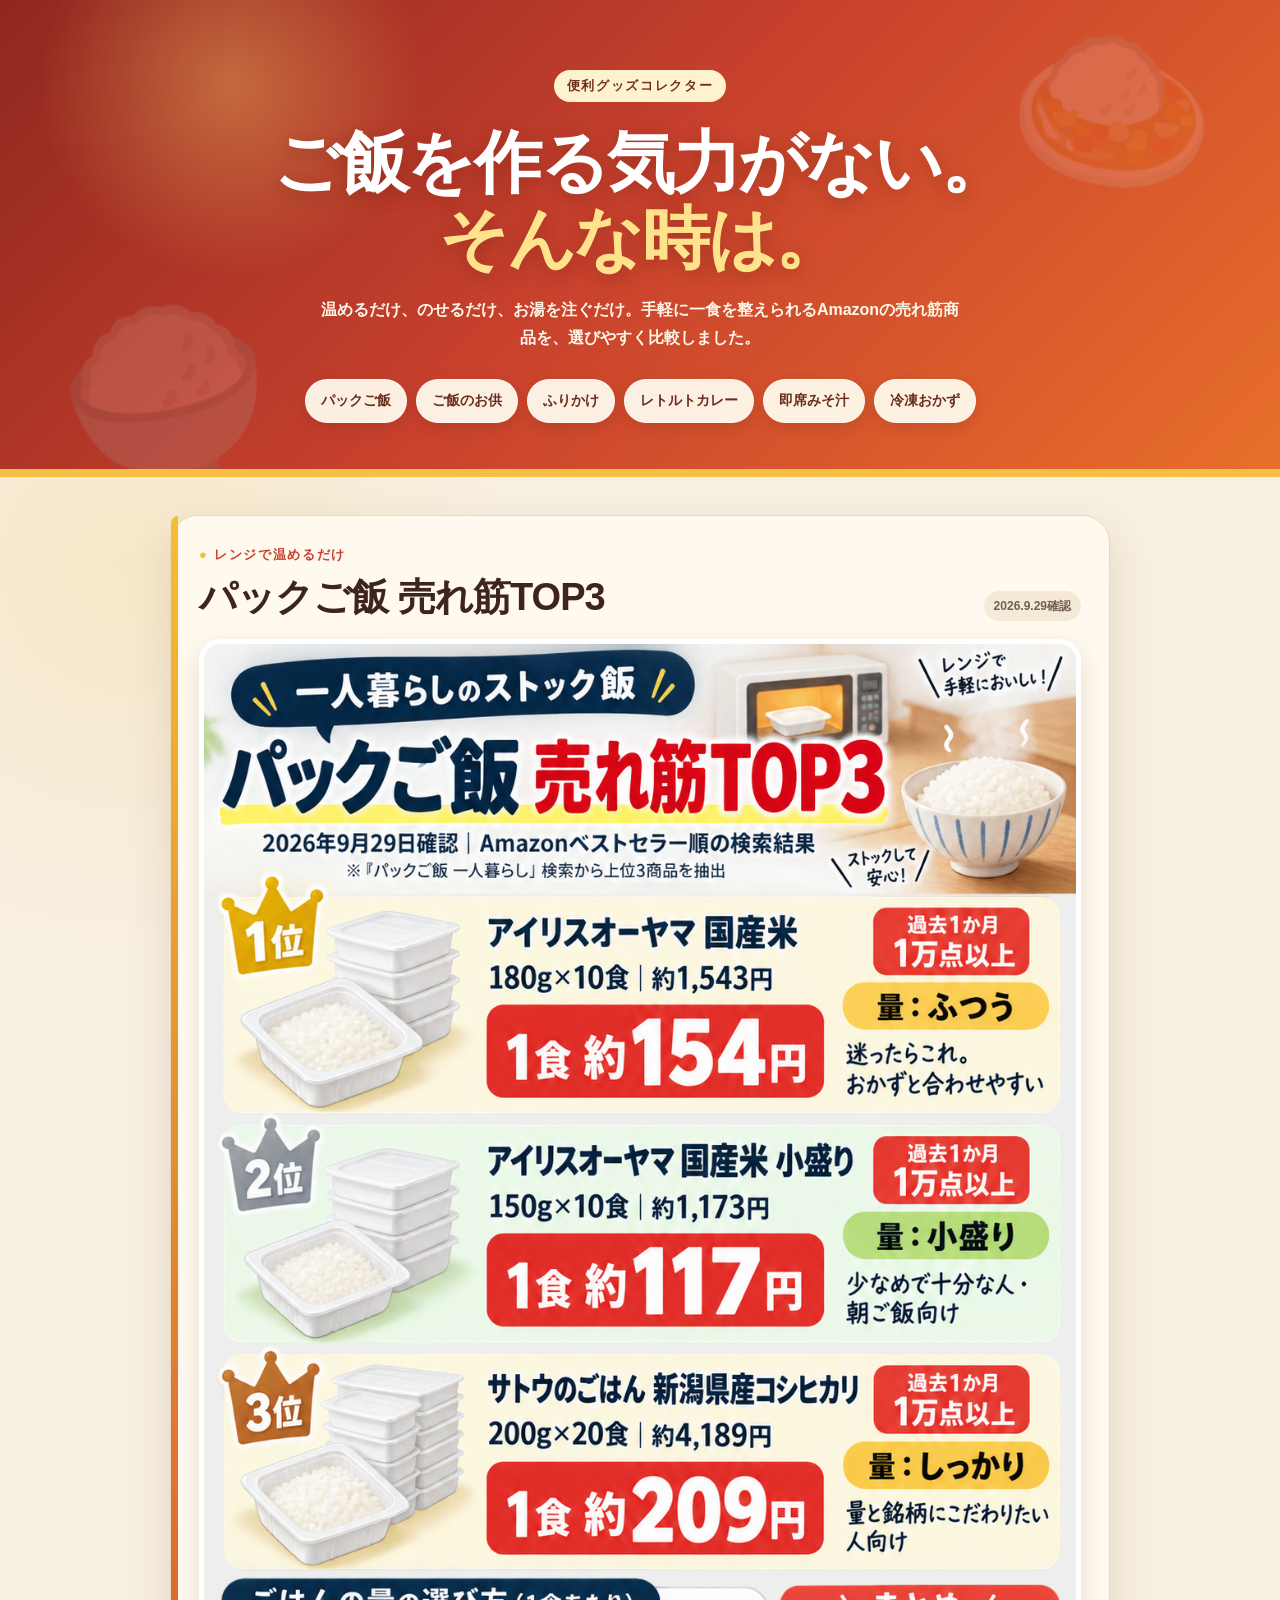
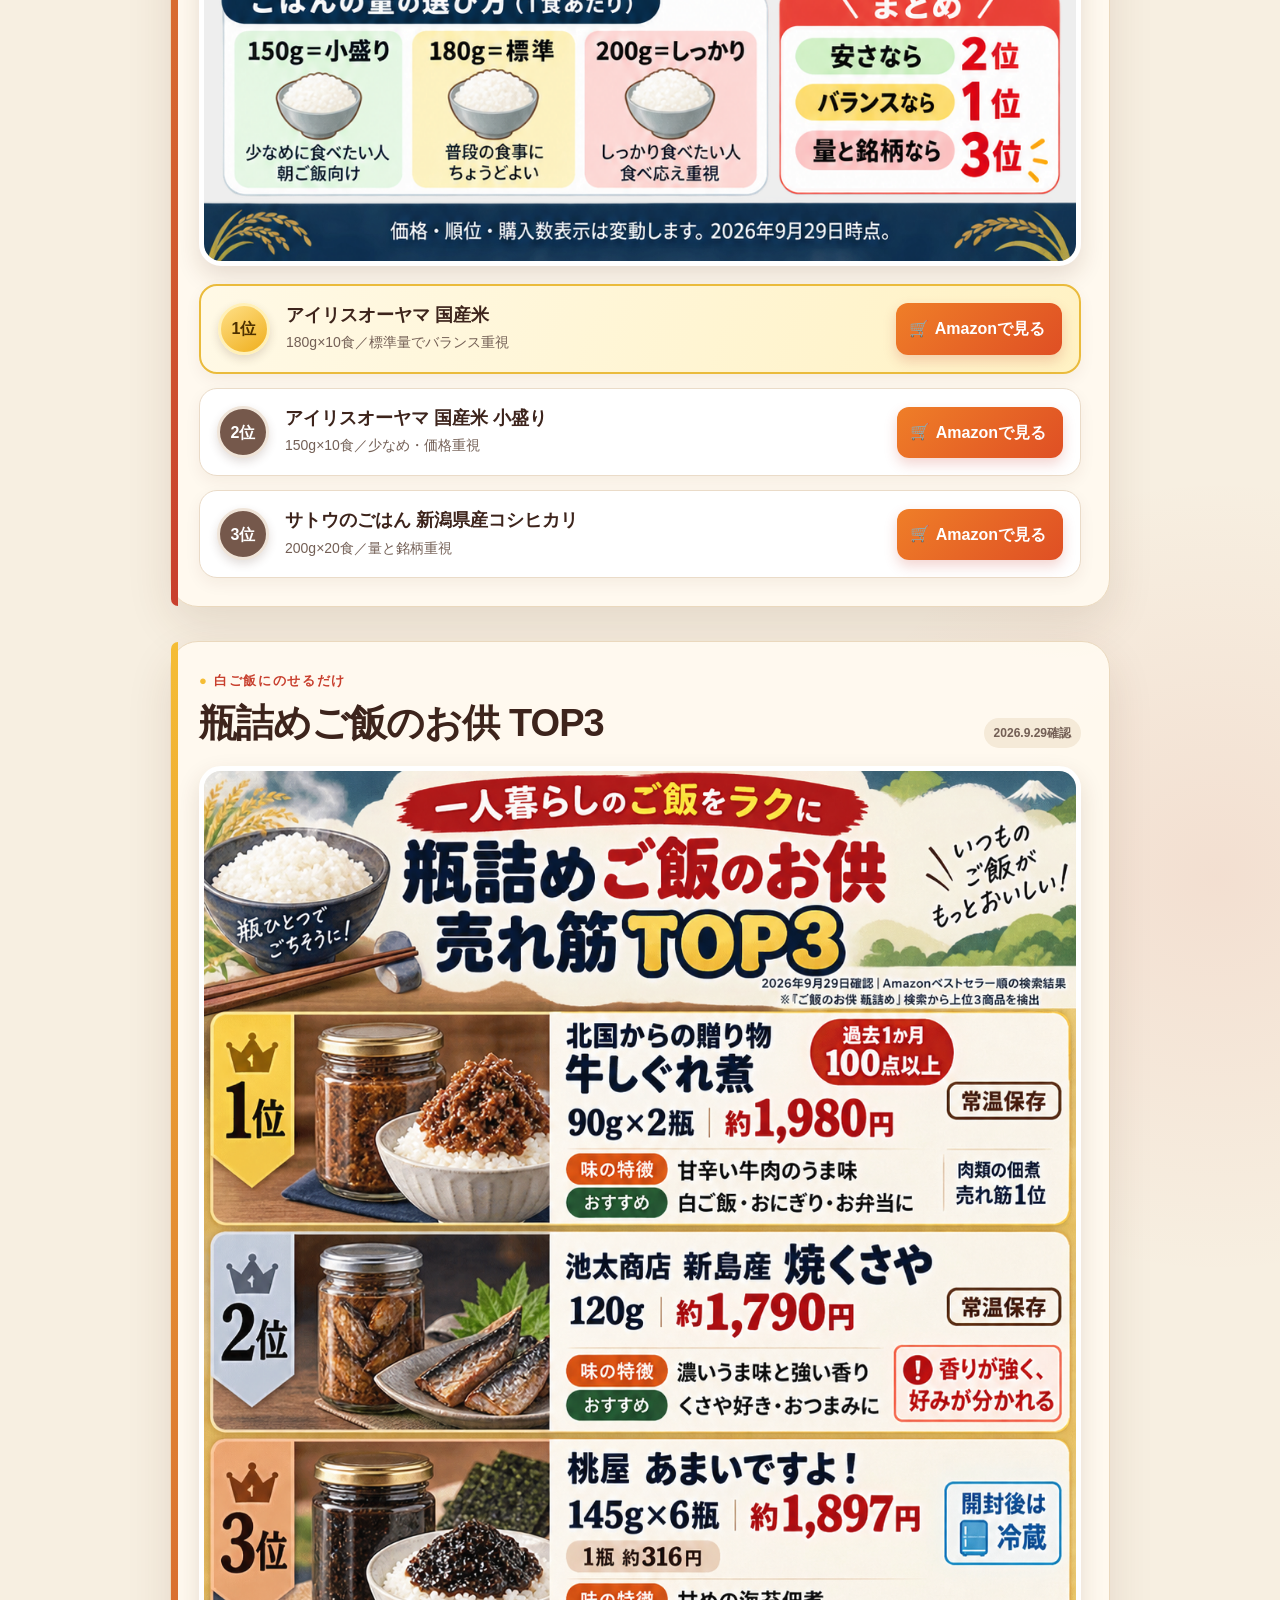
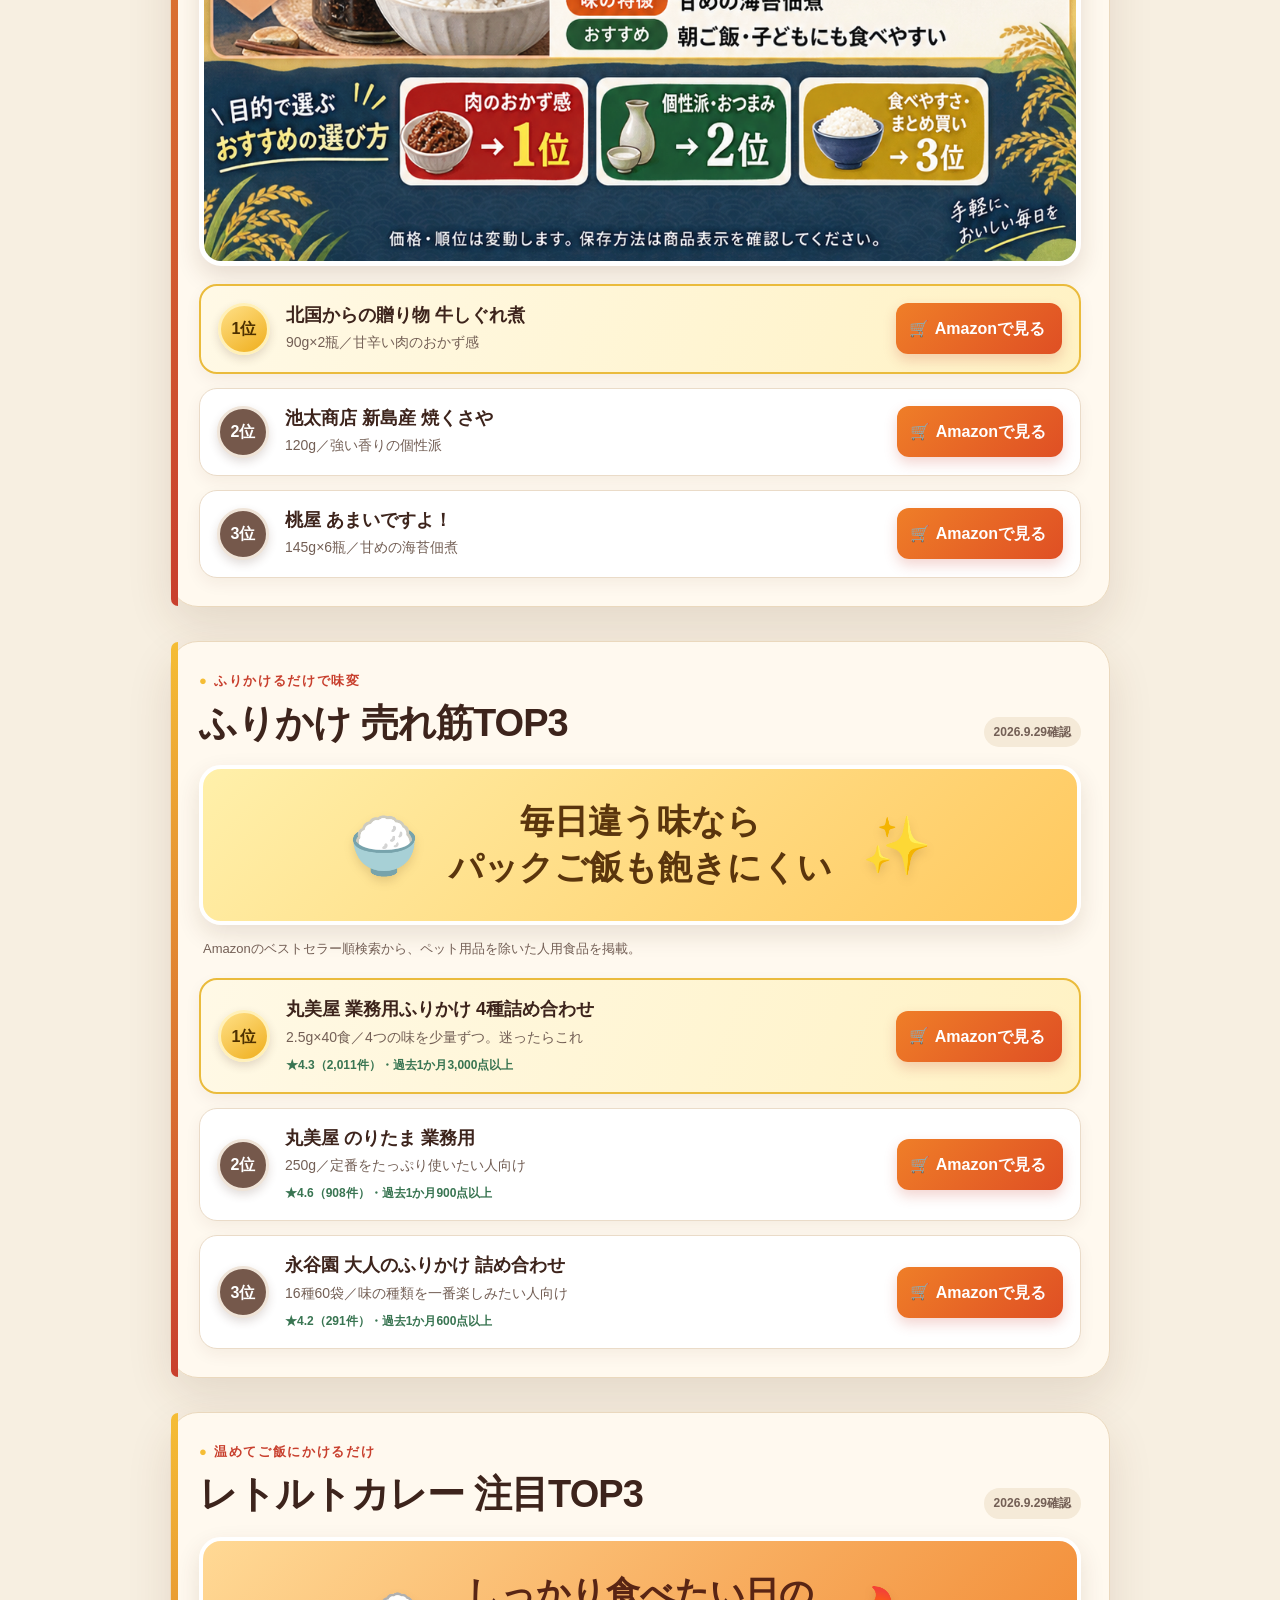
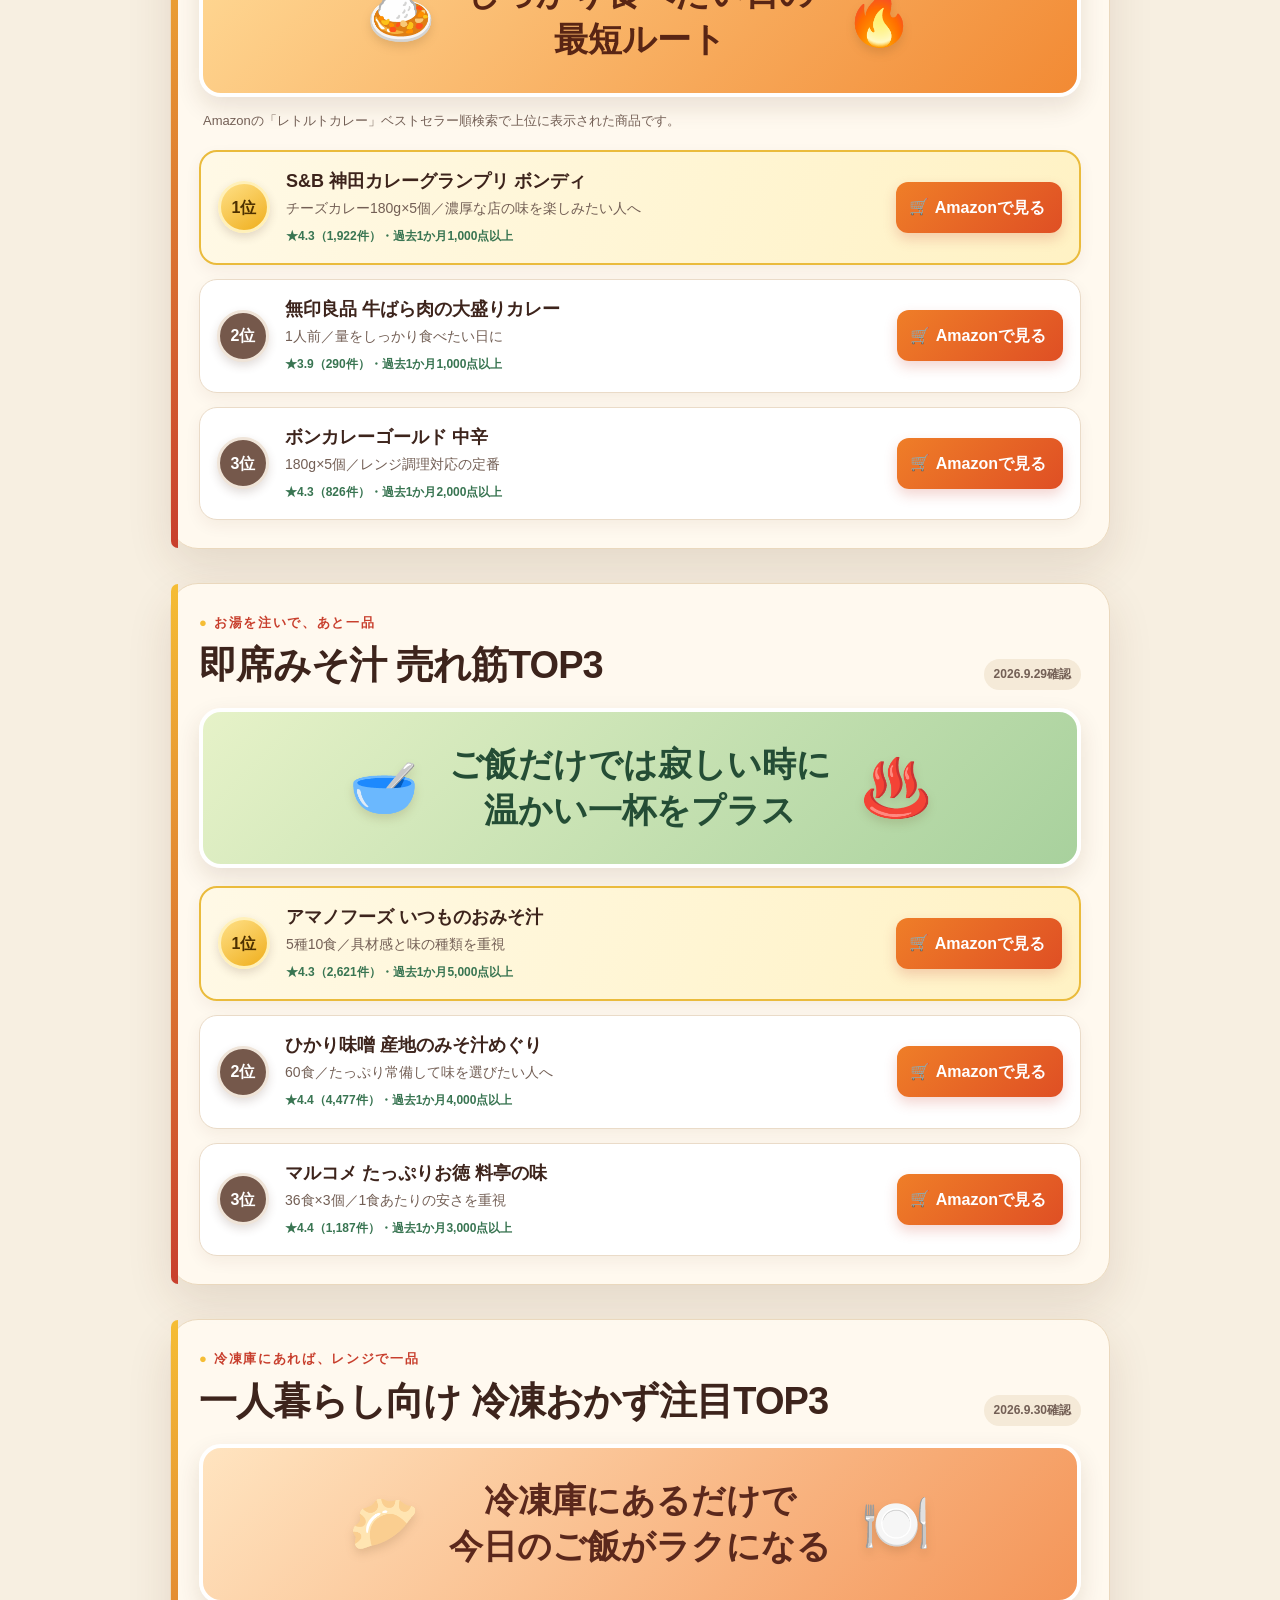
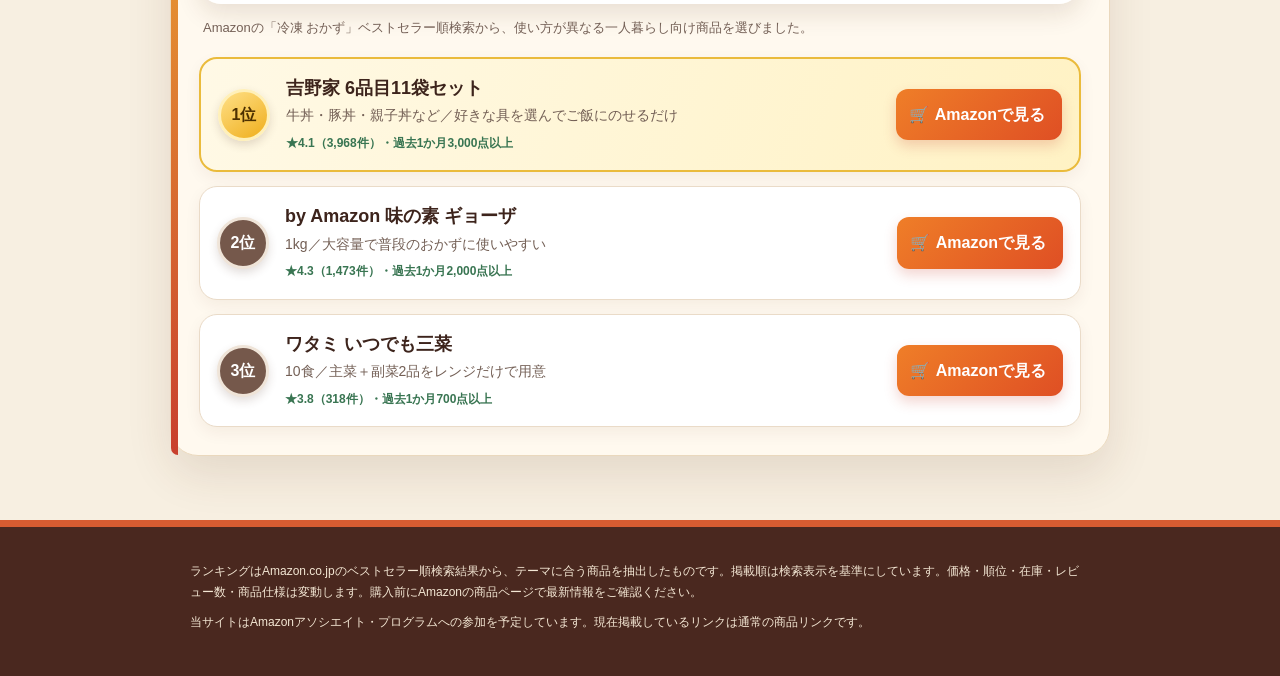
<file: index.html>
<!doctype html>
<html lang="ja">
<head>
  <meta charset="utf-8">
  <meta name="viewport" content="width=device-width,initial-scale=1">
  <meta name="description" content="ご飯を作る気力がない時に役立つAmazon食品ランキング。パックご飯、ふりかけ、レトルトカレー、即席みそ汁などを分かりやすく比較します。">
  <title>ひとり暮らし便利ランキング</title>
  <link rel="stylesheet" href="styles.css">
</head>
<body>
  <header class="hero">
    <p class="eyebrow">便利グッズコレクター</p>
    <h1>ご飯を作る気力がない。<br><span>そんな時は。</span></h1>
    <p class="lead">温めるだけ、のせるだけ、お湯を注ぐだけ。手軽に一食を整えられるAmazonの売れ筋商品を、選びやすく比較しました。</p>
    <nav aria-label="カテゴリー">
      <a href="#pack-rice">パックご飯</a>
      <a href="#rice-toppings">ご飯のお供</a>
      <a href="#furikake">ふりかけ</a>
      <a href="#retort-curry">レトルトカレー</a>
      <a href="#miso-soup">即席みそ汁</a>
      <a href="#frozen-sides">冷凍おかず</a>
    </nav>
  </header>

  <main>
    <section id="pack-rice" class="ranking">
      <div class="section-heading">
        <div>
          <p class="kicker">レンジで温めるだけ</p>
          <h2>パックご飯 売れ筋TOP3</h2>
        </div>
        <span class="updated">2026.9.29確認</span>
      </div>
      <img class="summary-image" src="pack-rice-top3.png" alt="パックご飯の売れ筋上位3商品の比較。150g、180g、200gの違いを掲載。">
      <div class="cards">
        <article class="product first">
          <span class="rank">1位</span>
          <div><h3>アイリスオーヤマ 国産米</h3><p>180g×10食／標準量でバランス重視</p></div>
          <a class="amazon" href="https://www.amazon.co.jp/dp/B075LF874V" target="_blank" rel="nofollow sponsored noopener">Amazonで見る</a>
        </article>
        <article class="product">
          <span class="rank">2位</span>
          <div><h3>アイリスオーヤマ 国産米 小盛り</h3><p>150g×10食／少なめ・価格重視</p></div>
          <a class="amazon" href="https://www.amazon.co.jp/dp/B075LHM44R" target="_blank" rel="nofollow sponsored noopener">Amazonで見る</a>
        </article>
        <article class="product">
          <span class="rank">3位</span>
          <div><h3>サトウのごはん 新潟県産コシヒカリ</h3><p>200g×20食／量と銘柄重視</p></div>
          <a class="amazon" href="https://www.amazon.co.jp/dp/B000KJFUB0" target="_blank" rel="nofollow sponsored noopener">Amazonで見る</a>
        </article>
      </div>
    </section>

    <section id="rice-toppings" class="ranking">
      <div class="section-heading">
        <div>
          <p class="kicker">白ご飯にのせるだけ</p>
          <h2>瓶詰めご飯のお供 TOP3</h2>
        </div>
        <span class="updated">2026.9.29確認</span>
      </div>
      <img class="summary-image" src="bottled-rice-toppings-top3.png" alt="瓶詰めご飯のお供の売れ筋上位3商品の比較。">
      <div class="cards">
        <article class="product first">
          <span class="rank">1位</span>
          <div><h3>北国からの贈り物 牛しぐれ煮</h3><p>90g×2瓶／甘辛い肉のおかず感</p></div>
          <a class="amazon" href="https://www.amazon.co.jp/dp/B07CSFWCK7" target="_blank" rel="nofollow sponsored noopener">Amazonで見る</a>
        </article>
        <article class="product">
          <span class="rank">2位</span>
          <div><h3>池太商店 新島産 焼くさや</h3><p>120g／強い香りの個性派</p></div>
          <a class="amazon" href="https://www.amazon.co.jp/dp/B0FLBNQ1R5" target="_blank" rel="nofollow sponsored noopener">Amazonで見る</a>
        </article>
        <article class="product">
          <span class="rank">3位</span>
          <div><h3>桃屋 あまいですよ！</h3><p>145g×6瓶／甘めの海苔佃煮</p></div>
          <a class="amazon" href="https://www.amazon.co.jp/dp/B0CMQ3VSFT" target="_blank" rel="nofollow sponsored noopener">Amazonで見る</a>
        </article>
      </div>
    </section>

    <section id="furikake" class="ranking">
      <div class="section-heading">
        <div>
          <p class="kicker">ふりかけるだけで味変</p>
          <h2>ふりかけ 売れ筋TOP3</h2>
        </div>
        <span class="updated">2026.9.29確認</span>
      </div>
      <div class="category-banner" aria-hidden="true"><span>🍚</span><strong>毎日違う味なら<br>パックご飯も飽きにくい</strong><span>✨</span></div>
      <p class="category-note">Amazonのベストセラー順検索から、ペット用品を除いた人用食品を掲載。</p>
      <div class="cards">
        <article class="product first">
          <span class="rank">1位</span>
          <div><h3>丸美屋 業務用ふりかけ 4種詰め合わせ</h3><p>2.5g×40食／4つの味を少量ずつ。迷ったらこれ</p><p class="stats">★4.3（2,011件）・過去1か月3,000点以上</p></div>
          <a class="amazon" href="https://www.amazon.co.jp/dp/B008EGJH2O" target="_blank" rel="nofollow sponsored noopener">Amazonで見る</a>
        </article>
        <article class="product">
          <span class="rank">2位</span>
          <div><h3>丸美屋 のりたま 業務用</h3><p>250g／定番をたっぷり使いたい人向け</p><p class="stats">★4.6（908件）・過去1か月900点以上</p></div>
          <a class="amazon" href="https://www.amazon.co.jp/dp/B005K5DWZ0" target="_blank" rel="nofollow sponsored noopener">Amazonで見る</a>
        </article>
        <article class="product">
          <span class="rank">3位</span>
          <div><h3>永谷園 大人のふりかけ 詰め合わせ</h3><p>16種60袋／味の種類を一番楽しみたい人向け</p><p class="stats">★4.2（291件）・過去1か月600点以上</p></div>
          <a class="amazon" href="https://www.amazon.co.jp/dp/B0CQYXC2V1" target="_blank" rel="nofollow sponsored noopener">Amazonで見る</a>
        </article>
      </div>
    </section>

    <section id="retort-curry" class="ranking">
      <div class="section-heading">
        <div>
          <p class="kicker">温めてご飯にかけるだけ</p>
          <h2>レトルトカレー 注目TOP3</h2>
        </div>
        <span class="updated">2026.9.29確認</span>
      </div>
      <div class="category-banner curry" aria-hidden="true"><span>🍛</span><strong>しっかり食べたい日の<br>最短ルート</strong><span>🔥</span></div>
      <p class="category-note">Amazonの「レトルトカレー」ベストセラー順検索で上位に表示された商品です。</p>
      <div class="cards">
        <article class="product first">
          <span class="rank">1位</span>
          <div><h3>S&amp;B 神田カレーグランプリ ボンディ</h3><p>チーズカレー180g×5個／濃厚な店の味を楽しみたい人へ</p><p class="stats">★4.3（1,922件）・過去1か月1,000点以上</p></div>
          <a class="amazon" href="https://www.amazon.co.jp/dp/B01LX4VZ52" target="_blank" rel="nofollow sponsored noopener">Amazonで見る</a>
        </article>
        <article class="product">
          <span class="rank">2位</span>
          <div><h3>無印良品 牛ばら肉の大盛りカレー</h3><p>1人前／量をしっかり食べたい日に</p><p class="stats">★3.9（290件）・過去1か月1,000点以上</p></div>
          <a class="amazon" href="https://www.amazon.co.jp/dp/B0DW7FTBG5" target="_blank" rel="nofollow sponsored noopener">Amazonで見る</a>
        </article>
        <article class="product">
          <span class="rank">3位</span>
          <div><h3>ボンカレーゴールド 中辛</h3><p>180g×5個／レンジ調理対応の定番</p><p class="stats">★4.3（826件）・過去1か月2,000点以上</p></div>
          <a class="amazon" href="https://www.amazon.co.jp/dp/B09RSC7ZW2" target="_blank" rel="nofollow sponsored noopener">Amazonで見る</a>
        </article>
      </div>
    </section>

    <section id="miso-soup" class="ranking">
      <div class="section-heading">
        <div>
          <p class="kicker">お湯を注いで、あと一品</p>
          <h2>即席みそ汁 売れ筋TOP3</h2>
        </div>
        <span class="updated">2026.9.29確認</span>
      </div>
      <div class="category-banner soup" aria-hidden="true"><span>🥣</span><strong>ご飯だけでは寂しい時に<br>温かい一杯をプラス</strong><span>♨️</span></div>
      <div class="cards">
        <article class="product first">
          <span class="rank">1位</span>
          <div><h3>アマノフーズ いつものおみそ汁</h3><p>5種10食／具材感と味の種類を重視</p><p class="stats">★4.3（2,621件）・過去1か月5,000点以上</p></div>
          <a class="amazon" href="https://www.amazon.co.jp/dp/B08KJ3HCRC" target="_blank" rel="nofollow sponsored noopener">Amazonで見る</a>
        </article>
        <article class="product">
          <span class="rank">2位</span>
          <div><h3>ひかり味噌 産地のみそ汁めぐり</h3><p>60食／たっぷり常備して味を選びたい人へ</p><p class="stats">★4.4（4,477件）・過去1か月4,000点以上</p></div>
          <a class="amazon" href="https://www.amazon.co.jp/dp/B0155WPKY8" target="_blank" rel="nofollow sponsored noopener">Amazonで見る</a>
        </article>
        <article class="product">
          <span class="rank">3位</span>
          <div><h3>マルコメ たっぷりお徳 料亭の味</h3><p>36食×3個／1食あたりの安さを重視</p><p class="stats">★4.4（1,187件）・過去1か月3,000点以上</p></div>
          <a class="amazon" href="https://www.amazon.co.jp/dp/B09GJVNT85" target="_blank" rel="nofollow sponsored noopener">Amazonで見る</a>
        </article>
      </div>
    </section>

    <section id="frozen-sides" class="ranking">
      <div class="section-heading">
        <div>
          <p class="kicker">冷凍庫にあれば、レンジで一品</p>
          <h2>一人暮らし向け 冷凍おかず注目TOP3</h2>
        </div>
        <span class="updated">2026.9.30確認</span>
      </div>
      <div class="category-banner frozen" aria-hidden="true"><span>🥟</span><strong>冷凍庫にあるだけで<br>今日のご飯がラクになる</strong><span>🍽️</span></div>
      <p class="category-note">Amazonの「冷凍 おかず」ベストセラー順検索から、使い方が異なる一人暮らし向け商品を選びました。</p>
      <div class="cards">
        <article class="product first">
          <span class="rank">1位</span>
          <div><h3>吉野家 6品目11袋セット</h3><p>牛丼・豚丼・親子丼など／好きな具を選んでご飯にのせるだけ</p><p class="stats">★4.1（3,968件）・過去1か月3,000点以上</p></div>
          <a class="amazon" href="https://www.amazon.co.jp/dp/B01MSBEKCY" target="_blank" rel="nofollow sponsored noopener">Amazonで見る</a>
        </article>
        <article class="product">
          <span class="rank">2位</span>
          <div><h3>by Amazon 味の素 ギョーザ</h3><p>1kg／大容量で普段のおかずに使いやすい</p><p class="stats">★4.3（1,473件）・過去1か月2,000点以上</p></div>
          <a class="amazon" href="https://www.amazon.co.jp/dp/B0C582SP8L" target="_blank" rel="nofollow sponsored noopener">Amazonで見る</a>
        </article>
        <article class="product">
          <span class="rank">3位</span>
          <div><h3>ワタミ いつでも三菜</h3><p>10食／主菜＋副菜2品をレンジだけで用意</p><p class="stats">★3.8（318件）・過去1か月700点以上</p></div>
          <a class="amazon" href="https://www.amazon.co.jp/dp/B0DDWHTH8P" target="_blank" rel="nofollow sponsored noopener">Amazonで見る</a>
        </article>
      </div>
    </section>
  </main>

  <footer>
    <p>ランキングはAmazon.co.jpのベストセラー順検索結果から、テーマに合う商品を抽出したものです。掲載順は検索表示を基準にしています。価格・順位・在庫・レビュー数・商品仕様は変動します。購入前にAmazonの商品ページで最新情報をご確認ください。</p>
    <p>当サイトはAmazonアソシエイト・プログラムへの参加を予定しています。現在掲載しているリンクは通常の商品リンクです。</p>
  </footer>
</body>
</html>
</file>
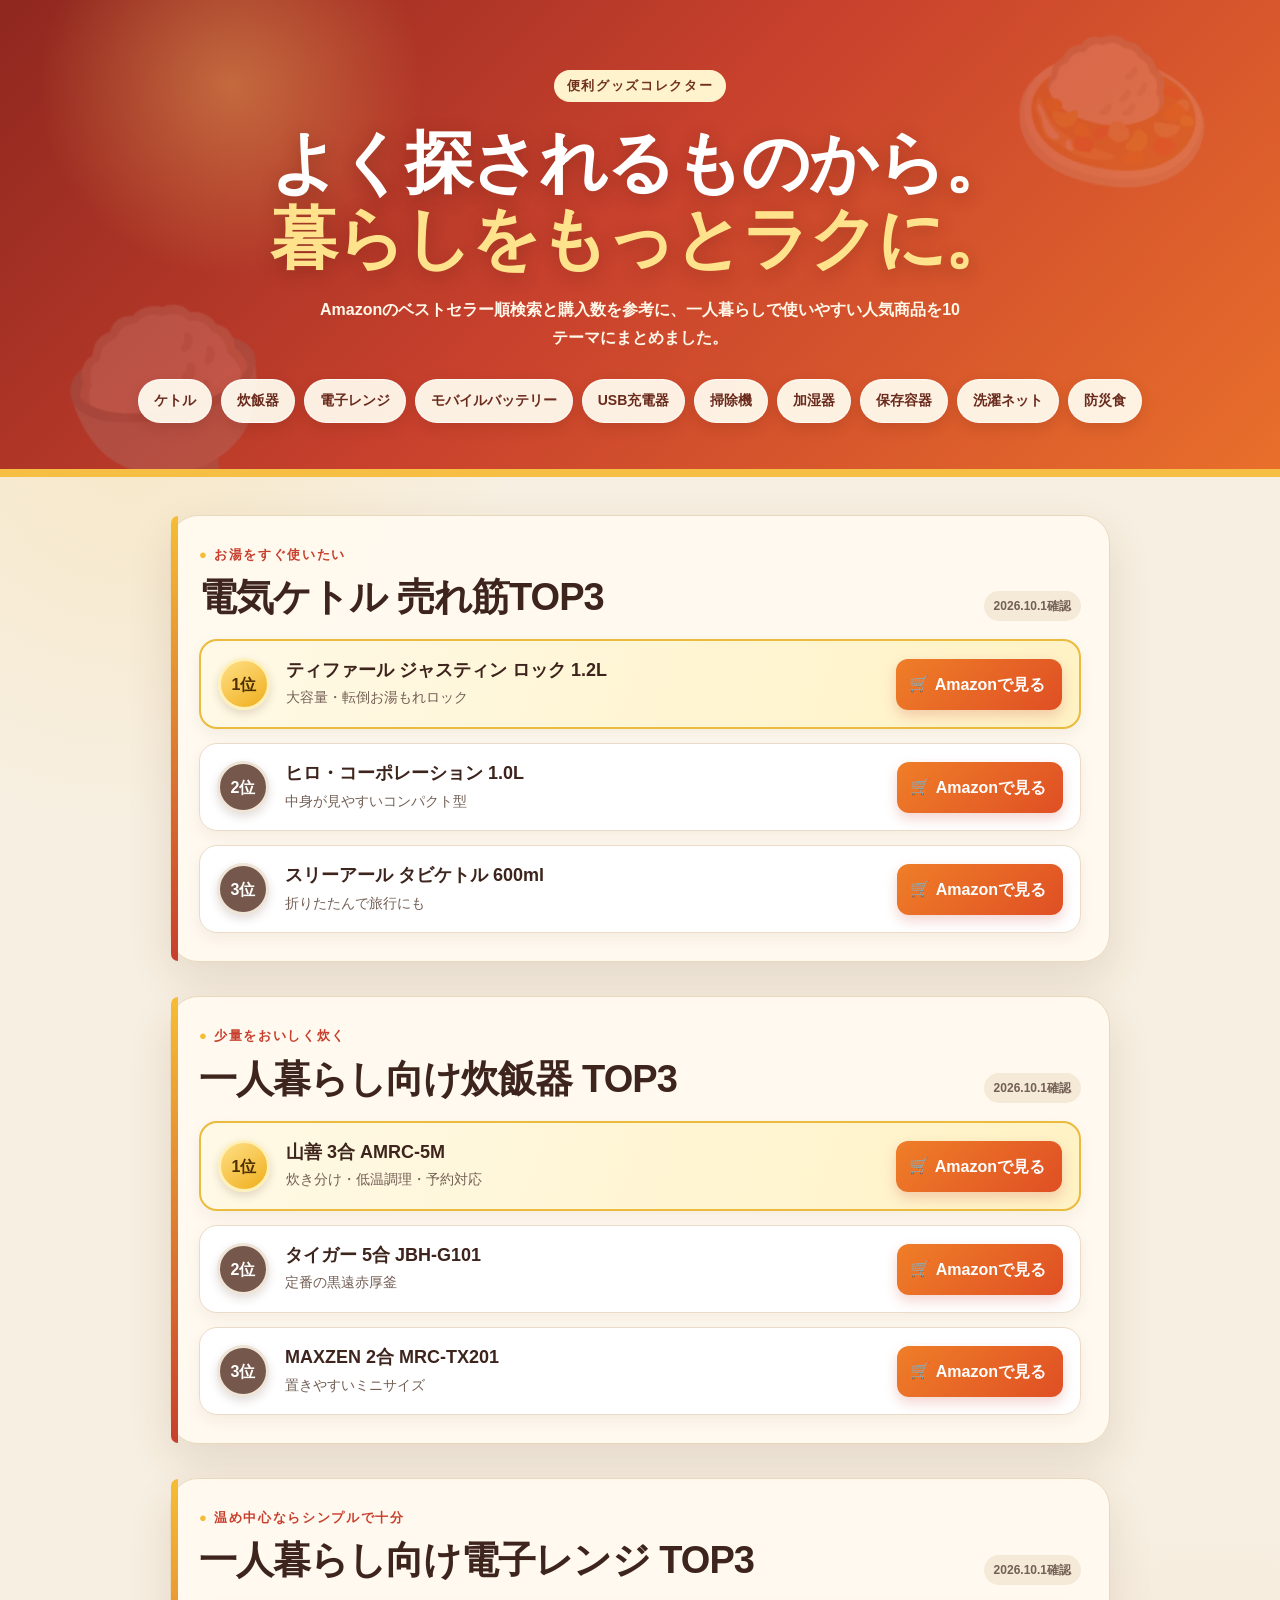
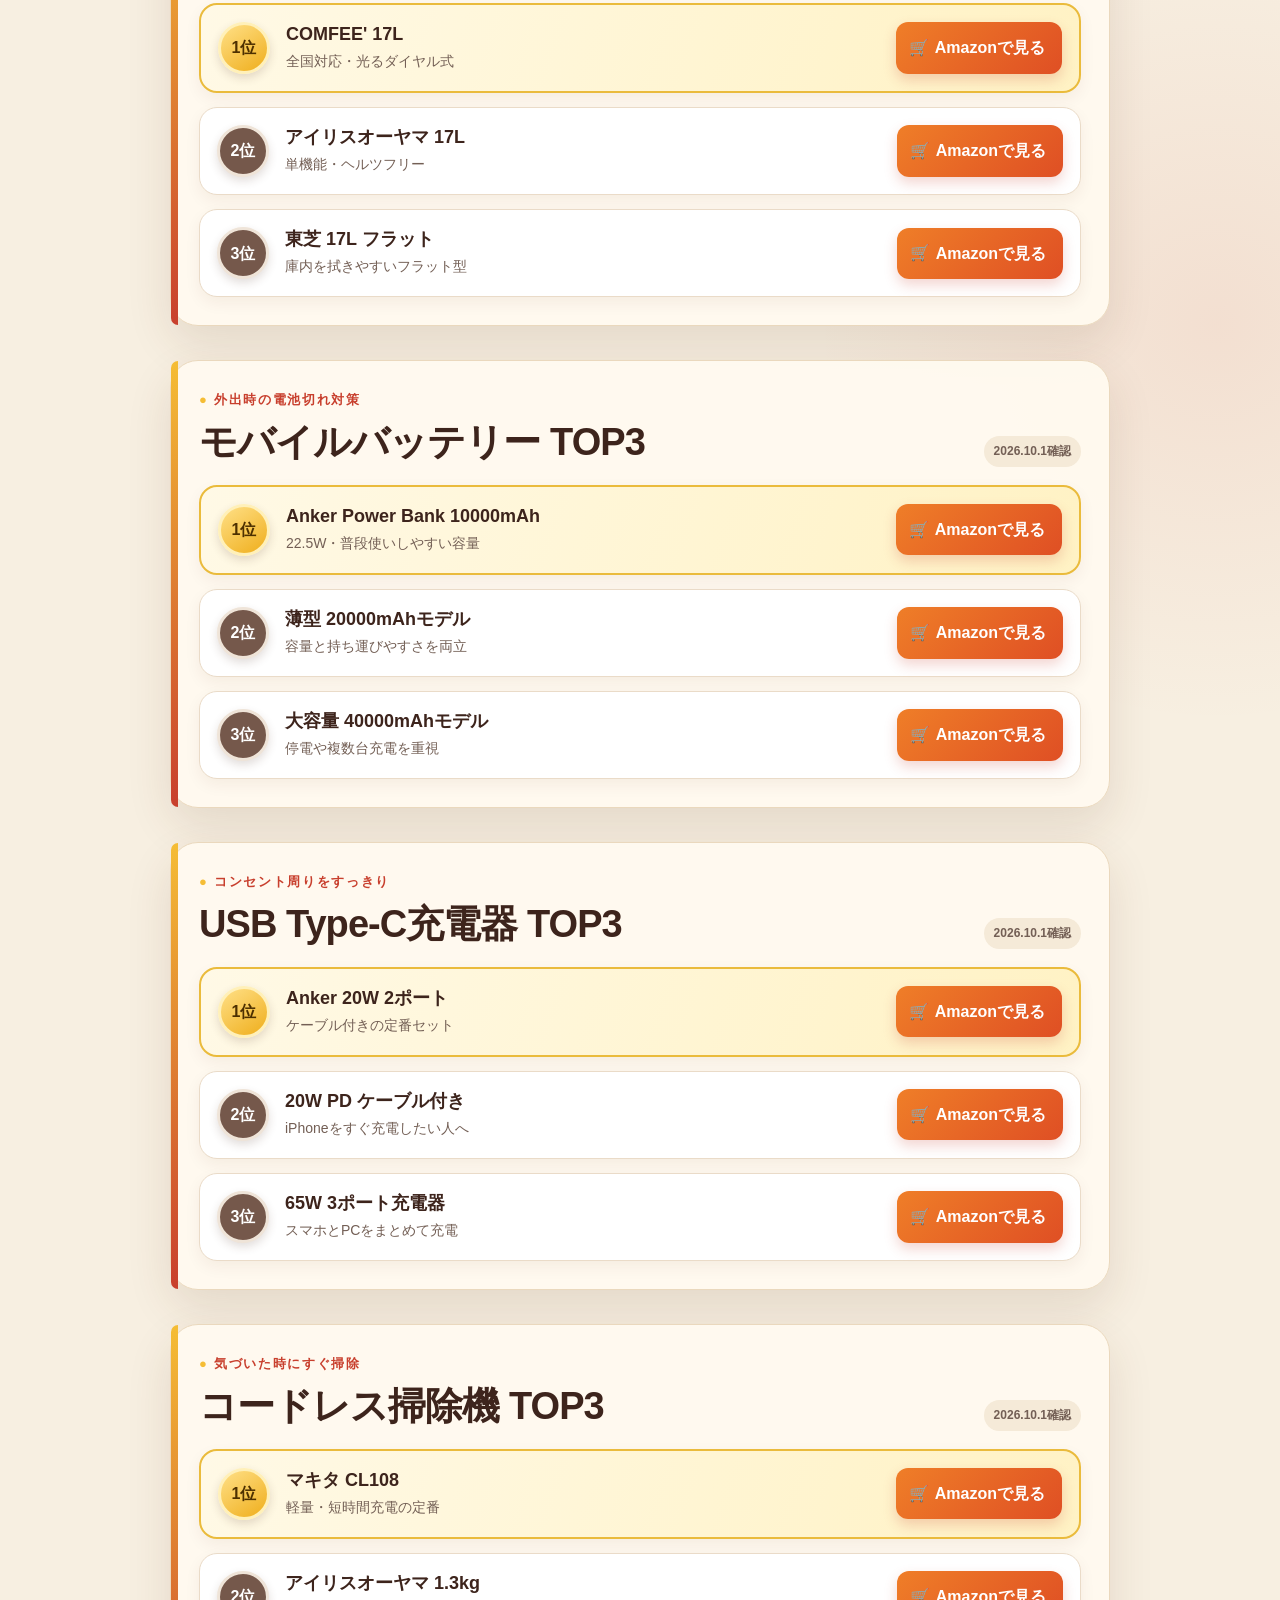
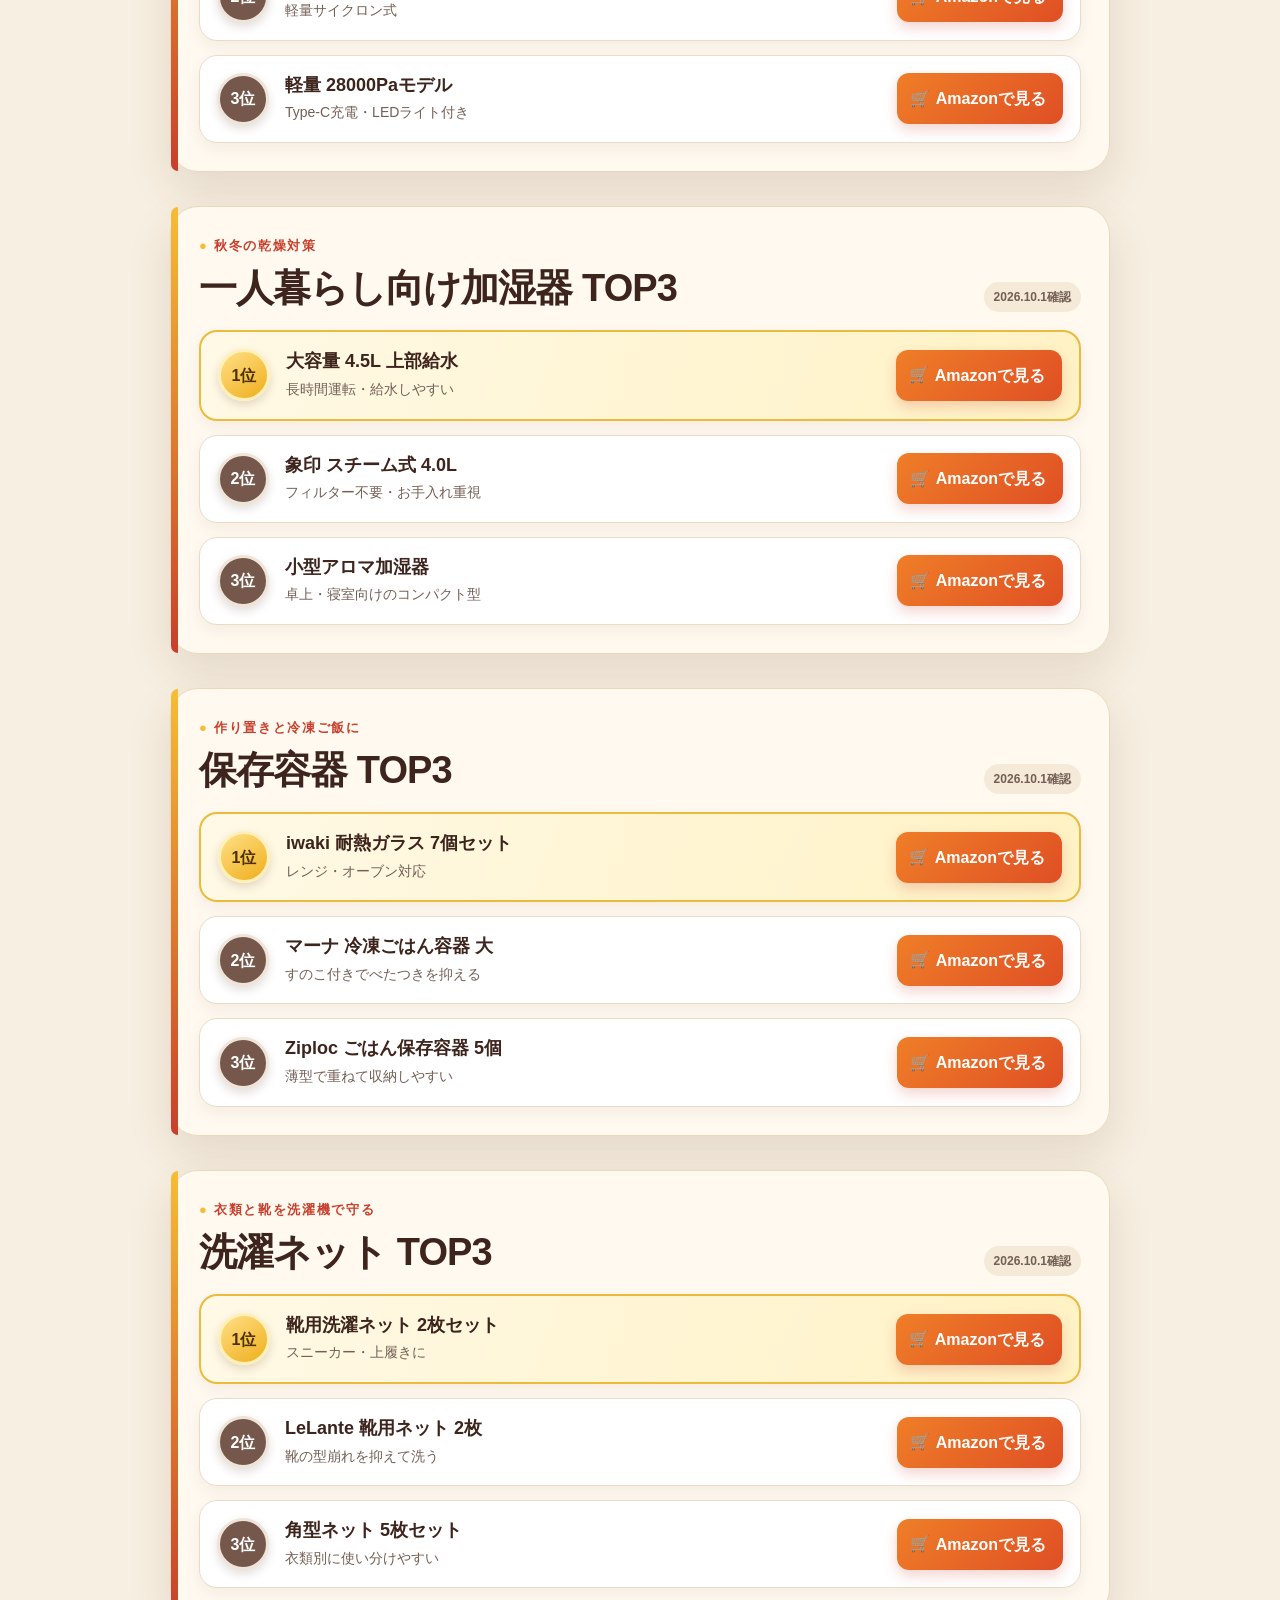
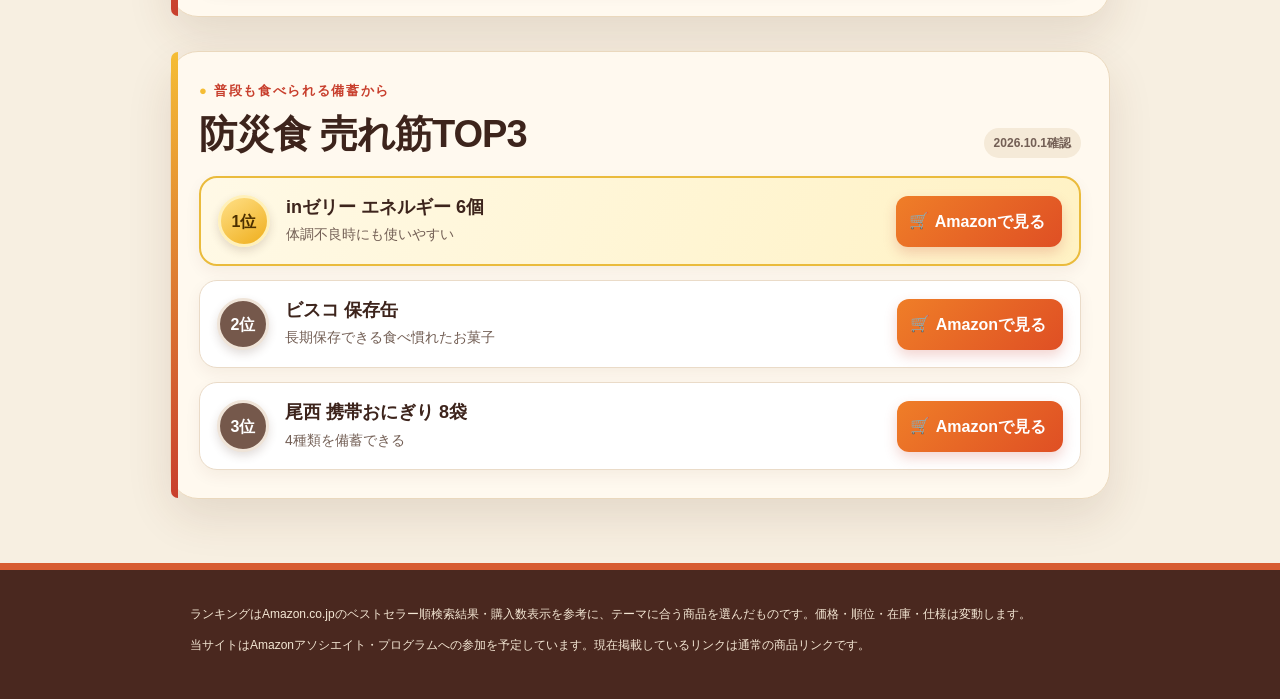
<file: 10days.html>
<!doctype html>
<html lang="ja"><head><meta charset="utf-8"><meta name="viewport" content="width=device-width,initial-scale=1"><meta name="description" content="一人暮らしに役立つ、検索需要の高い家電・生活用品・防災食の売れ筋比較。"><title>一人暮らし注目アイテム10選</title><link rel="stylesheet" href="styles.css"></head>
<body>
<header class="hero"><p class="eyebrow">便利グッズコレクター</p><h1>よく探されるものから。<br><span>暮らしをもっとラクに。</span></h1><p class="lead">Amazonのベストセラー順検索と購入数を参考に、一人暮らしで使いやすい人気商品を10テーマにまとめました。</p><nav aria-label="カテゴリー"><a href="#kettle">ケトル</a><a href="#rice-cooker">炊飯器</a><a href="#microwave">電子レンジ</a><a href="#power-bank">モバイルバッテリー</a><a href="#usb-charger">USB充電器</a><a href="#vacuum">掃除機</a><a href="#humidifier">加湿器</a><a href="#storage">保存容器</a><a href="#laundry-net">洗濯ネット</a><a href="#emergency-food">防災食</a></nav></header>
<main>
<section id="kettle" class="ranking"><div class="section-heading"><div><p class="kicker">お湯をすぐ使いたい</p><h2>電気ケトル 売れ筋TOP3</h2></div><span class="updated">2026.10.1確認</span></div><div class="cards">
<article class="product first"><span class="rank">1位</span><div><h3>ティファール ジャスティン ロック 1.2L</h3><p>大容量・転倒お湯もれロック</p></div><a class="amazon" href="https://www.amazon.co.jp/dp/B0F93N3W1J" target="_blank" rel="nofollow sponsored noopener">Amazonで見る</a></article>
<article class="product"><span class="rank">2位</span><div><h3>ヒロ・コーポレーション 1.0L</h3><p>中身が見やすいコンパクト型</p></div><a class="amazon" href="https://www.amazon.co.jp/dp/B01BET65BI" target="_blank" rel="nofollow sponsored noopener">Amazonで見る</a></article>
<article class="product"><span class="rank">3位</span><div><h3>スリーアール タビケトル 600ml</h3><p>折りたたんで旅行にも</p></div><a class="amazon" href="https://www.amazon.co.jp/dp/B0DB89JSGP" target="_blank" rel="nofollow sponsored noopener">Amazonで見る</a></article></div></section>
<section id="rice-cooker" class="ranking"><div class="section-heading"><div><p class="kicker">少量をおいしく炊く</p><h2>一人暮らし向け炊飯器 TOP3</h2></div><span class="updated">2026.10.1確認</span></div><div class="cards">
<article class="product first"><span class="rank">1位</span><div><h3>山善 3合 AMRC-5M</h3><p>炊き分け・低温調理・予約対応</p></div><a class="amazon" href="https://www.amazon.co.jp/dp/B0F6C94THL" target="_blank" rel="nofollow sponsored noopener">Amazonで見る</a></article>
<article class="product"><span class="rank">2位</span><div><h3>タイガー 5合 JBH-G101</h3><p>定番の黒遠赤厚釜</p></div><a class="amazon" href="https://www.amazon.co.jp/dp/B01HC98W74" target="_blank" rel="nofollow sponsored noopener">Amazonで見る</a></article>
<article class="product"><span class="rank">3位</span><div><h3>MAXZEN 2合 MRC-TX201</h3><p>置きやすいミニサイズ</p></div><a class="amazon" href="https://www.amazon.co.jp/dp/B0FQN9WSQ3" target="_blank" rel="nofollow sponsored noopener">Amazonで見る</a></article></div></section>
<section id="microwave" class="ranking"><div class="section-heading"><div><p class="kicker">温め中心ならシンプルで十分</p><h2>一人暮らし向け電子レンジ TOP3</h2></div><span class="updated">2026.10.1確認</span></div><div class="cards">
<article class="product first"><span class="rank">1位</span><div><h3>COMFEE' 17L</h3><p>全国対応・光るダイヤル式</p></div><a class="amazon" href="https://www.amazon.co.jp/dp/B0DLGR99V1" target="_blank" rel="nofollow sponsored noopener">Amazonで見る</a></article>
<article class="product"><span class="rank">2位</span><div><h3>アイリスオーヤマ 17L</h3><p>単機能・ヘルツフリー</p></div><a class="amazon" href="https://www.amazon.co.jp/dp/B0CKWQQXLB" target="_blank" rel="nofollow sponsored noopener">Amazonで見る</a></article>
<article class="product"><span class="rank">3位</span><div><h3>東芝 17L フラット</h3><p>庫内を拭きやすいフラット型</p></div><a class="amazon" href="https://www.amazon.co.jp/dp/B0F7X686KQ" target="_blank" rel="nofollow sponsored noopener">Amazonで見る</a></article></div></section>
<section id="power-bank" class="ranking"><div class="section-heading"><div><p class="kicker">外出時の電池切れ対策</p><h2>モバイルバッテリー TOP3</h2></div><span class="updated">2026.10.1確認</span></div><div class="cards">
<article class="product first"><span class="rank">1位</span><div><h3>Anker Power Bank 10000mAh</h3><p>22.5W・普段使いしやすい容量</p></div><a class="amazon" href="https://www.amazon.co.jp/dp/B0CQX67KTW" target="_blank" rel="nofollow sponsored noopener">Amazonで見る</a></article>
<article class="product"><span class="rank">2位</span><div><h3>薄型 20000mAhモデル</h3><p>容量と持ち運びやすさを両立</p></div><a class="amazon" href="https://www.amazon.co.jp/dp/B0F43XLHSM" target="_blank" rel="nofollow sponsored noopener">Amazonで見る</a></article>
<article class="product"><span class="rank">3位</span><div><h3>大容量 40000mAhモデル</h3><p>停電や複数台充電を重視</p></div><a class="amazon" href="https://www.amazon.co.jp/dp/B0GC5HPVJ5" target="_blank" rel="nofollow sponsored noopener">Amazonで見る</a></article></div></section>
<section id="usb-charger" class="ranking"><div class="section-heading"><div><p class="kicker">コンセント周りをすっきり</p><h2>USB Type-C充電器 TOP3</h2></div><span class="updated">2026.10.1確認</span></div><div class="cards">
<article class="product first"><span class="rank">1位</span><div><h3>Anker 20W 2ポート</h3><p>ケーブル付きの定番セット</p></div><a class="amazon" href="https://www.amazon.co.jp/dp/B0CL8S8CS5" target="_blank" rel="nofollow sponsored noopener">Amazonで見る</a></article>
<article class="product"><span class="rank">2位</span><div><h3>20W PD ケーブル付き</h3><p>iPhoneをすぐ充電したい人へ</p></div><a class="amazon" href="https://www.amazon.co.jp/dp/B0CH8H52T5" target="_blank" rel="nofollow sponsored noopener">Amazonで見る</a></article>
<article class="product"><span class="rank">3位</span><div><h3>65W 3ポート充電器</h3><p>スマホとPCをまとめて充電</p></div><a class="amazon" href="https://www.amazon.co.jp/dp/B0CZ3C9HYG" target="_blank" rel="nofollow sponsored noopener">Amazonで見る</a></article></div></section>
<section id="vacuum" class="ranking"><div class="section-heading"><div><p class="kicker">気づいた時にすぐ掃除</p><h2>コードレス掃除機 TOP3</h2></div><span class="updated">2026.10.1確認</span></div><div class="cards">
<article class="product first"><span class="rank">1位</span><div><h3>マキタ CL108</h3><p>軽量・短時間充電の定番</p></div><a class="amazon" href="https://www.amazon.co.jp/dp/B07GWY3HYD" target="_blank" rel="nofollow sponsored noopener">Amazonで見る</a></article>
<article class="product"><span class="rank">2位</span><div><h3>アイリスオーヤマ 1.3kg</h3><p>軽量サイクロン式</p></div><a class="amazon" href="https://www.amazon.co.jp/dp/B0FJXBZW45" target="_blank" rel="nofollow sponsored noopener">Amazonで見る</a></article>
<article class="product"><span class="rank">3位</span><div><h3>軽量 28000Paモデル</h3><p>Type-C充電・LEDライト付き</p></div><a class="amazon" href="https://www.amazon.co.jp/dp/B0F9YQ58PW" target="_blank" rel="nofollow sponsored noopener">Amazonで見る</a></article></div></section>
<section id="humidifier" class="ranking"><div class="section-heading"><div><p class="kicker">秋冬の乾燥対策</p><h2>一人暮らし向け加湿器 TOP3</h2></div><span class="updated">2026.10.1確認</span></div><div class="cards">
<article class="product first"><span class="rank">1位</span><div><h3>大容量 4.5L 上部給水</h3><p>長時間運転・給水しやすい</p></div><a class="amazon" href="https://www.amazon.co.jp/dp/B0HCBQM5HK" target="_blank" rel="nofollow sponsored noopener">Amazonで見る</a></article>
<article class="product"><span class="rank">2位</span><div><h3>象印 スチーム式 4.0L</h3><p>フィルター不要・お手入れ重視</p></div><a class="amazon" href="https://www.amazon.co.jp/dp/B0FH8WJXRM" target="_blank" rel="nofollow sponsored noopener">Amazonで見る</a></article>
<article class="product"><span class="rank">3位</span><div><h3>小型アロマ加湿器</h3><p>卓上・寝室向けのコンパクト型</p></div><a class="amazon" href="https://www.amazon.co.jp/dp/B0D9J7KFRP" target="_blank" rel="nofollow sponsored noopener">Amazonで見る</a></article></div></section>
<section id="storage" class="ranking"><div class="section-heading"><div><p class="kicker">作り置きと冷凍ご飯に</p><h2>保存容器 TOP3</h2></div><span class="updated">2026.10.1確認</span></div><div class="cards">
<article class="product first"><span class="rank">1位</span><div><h3>iwaki 耐熱ガラス 7個セット</h3><p>レンジ・オーブン対応</p></div><a class="amazon" href="https://www.amazon.co.jp/dp/B0D4CQ1N8D" target="_blank" rel="nofollow sponsored noopener">Amazonで見る</a></article>
<article class="product"><span class="rank">2位</span><div><h3>マーナ 冷凍ごはん容器 大</h3><p>すのこ付きでべたつきを抑える</p></div><a class="amazon" href="https://www.amazon.co.jp/dp/B0BV26QYS8" target="_blank" rel="nofollow sponsored noopener">Amazonで見る</a></article>
<article class="product"><span class="rank">3位</span><div><h3>Ziploc ごはん保存容器 5個</h3><p>薄型で重ねて収納しやすい</p></div><a class="amazon" href="https://www.amazon.co.jp/dp/B0B566NXXQ" target="_blank" rel="nofollow sponsored noopener">Amazonで見る</a></article></div></section>
<section id="laundry-net" class="ranking"><div class="section-heading"><div><p class="kicker">衣類と靴を洗濯機で守る</p><h2>洗濯ネット TOP3</h2></div><span class="updated">2026.10.1確認</span></div><div class="cards">
<article class="product first"><span class="rank">1位</span><div><h3>靴用洗濯ネット 2枚セット</h3><p>スニーカー・上履きに</p></div><a class="amazon" href="https://www.amazon.co.jp/dp/B0FWQVYDGP" target="_blank" rel="nofollow sponsored noopener">Amazonで見る</a></article>
<article class="product"><span class="rank">2位</span><div><h3>LeLante 靴用ネット 2枚</h3><p>靴の型崩れを抑えて洗う</p></div><a class="amazon" href="https://www.amazon.co.jp/dp/B0FDPPD6ZB" target="_blank" rel="nofollow sponsored noopener">Amazonで見る</a></article>
<article class="product"><span class="rank">3位</span><div><h3>角型ネット 5枚セット</h3><p>衣類別に使い分けやすい</p></div><a class="amazon" href="https://www.amazon.co.jp/dp/B0CGVPC714" target="_blank" rel="nofollow sponsored noopener">Amazonで見る</a></article></div></section>
<section id="emergency-food" class="ranking"><div class="section-heading"><div><p class="kicker">普段も食べられる備蓄から</p><h2>防災食 売れ筋TOP3</h2></div><span class="updated">2026.10.1確認</span></div><div class="cards">
<article class="product first"><span class="rank">1位</span><div><h3>inゼリー エネルギー 6個</h3><p>体調不良時にも使いやすい</p></div><a class="amazon" href="https://www.amazon.co.jp/dp/B00I9ZN8ZM" target="_blank" rel="nofollow sponsored noopener">Amazonで見る</a></article>
<article class="product"><span class="rank">2位</span><div><h3>ビスコ 保存缶</h3><p>長期保存できる食べ慣れたお菓子</p></div><a class="amazon" href="https://www.amazon.co.jp/dp/B0F2H35JDR" target="_blank" rel="nofollow sponsored noopener">Amazonで見る</a></article>
<article class="product"><span class="rank">3位</span><div><h3>尾西 携帯おにぎり 8袋</h3><p>4種類を備蓄できる</p></div><a class="amazon" href="https://www.amazon.co.jp/dp/B08NK47FSX" target="_blank" rel="nofollow sponsored noopener">Amazonで見る</a></article></div></section>
</main><footer><p>ランキングはAmazon.co.jpのベストセラー順検索結果・購入数表示を参考に、テーマに合う商品を選んだものです。価格・順位・在庫・仕様は変動します。</p><p>当サイトはAmazonアソシエイト・プログラムへの参加を予定しています。現在掲載しているリンクは通常の商品リンクです。</p></footer></body></html>
</file>
<file: styles.css>
:root{--ink:#3d241c;--muted:#735f55;--paper:#fffaf0;--tomato:#c83f2d;--orange:#ef7e28;--gold:#f5bd35;--green:#397552;--line:#ead8bd;--shadow:0 18px 45px #5d301b1f}
*{box-sizing:border-box}html{scroll-behavior:smooth}body{margin:0;color:var(--ink);background:radial-gradient(circle at 10% 8%,#f5bd3524,transparent 24rem),radial-gradient(circle at 95% 35%,#c83f2d17,transparent 25rem),#f7efe1;font-family:-apple-system,BlinkMacSystemFont,"Hiragino Sans","Yu Gothic",sans-serif;line-height:1.7}
.hero{position:relative;overflow:hidden;padding:70px 20px 46px;color:#fff;text-align:center;background:radial-gradient(circle at 18% 18%,#ffd37059,transparent 12rem),linear-gradient(135deg,#8f271f 0%,#c8412d 48%,#e86f2b 100%);border-bottom:8px solid #f6bf43}.hero::before,.hero::after{position:absolute;z-index:0;font-size:clamp(92px,15vw,170px);line-height:1;opacity:.14}.hero::before{content:"🍚";left:max(-32px,calc(50% - 580px));bottom:-12px;transform:rotate(-10deg)}.hero::after{content:"🍛";right:max(-32px,calc(50% - 580px));top:24px;transform:rotate(9deg)}.hero>*{position:relative;z-index:1}
.eyebrow,.kicker{margin:0 0 8px;font-weight:900;letter-spacing:.13em}.eyebrow{display:inline-block;padding:5px 13px;color:#71301e;background:#fff3cd;border-radius:999px;font-size:13px}.hero h1{margin:14px 0 0;font-size:clamp(39px,9vw,68px);line-height:1.12;letter-spacing:-.035em;text-shadow:0 4px 18px #4f180e4d}.hero h1 span{color:#ffe38c}.lead{max-width:650px;margin:20px auto 28px;color:#fff8e9;font-weight:600}
.hero nav{display:flex;justify-content:center;gap:9px;flex-wrap:wrap}.hero nav a{padding:9px 15px;color:#6a2b1d;background:rgba(255,251,238,.94);border:1px solid #ffffffb8;border-radius:999px;text-decoration:none;font-size:14px;font-weight:800;box-shadow:0 5px 14px #5b1e0f29;transition:.18s}.hero nav a:hover{transform:translateY(-2px);background:#fff}
main{width:min(940px,calc(100% - 28px));margin:38px auto 64px}.ranking{position:relative;scroll-margin-top:12px;margin:0 0 34px;padding:28px;background:#fffaf0f5;border:1px solid var(--line);border-radius:28px;box-shadow:var(--shadow)}.ranking::before{content:"";position:absolute;inset:0 auto 0 0;width:7px;background:linear-gradient(var(--gold),var(--tomato));border-radius:28px 0 0 28px}
.section-heading{display:flex;align-items:end;justify-content:space-between;gap:16px;margin-bottom:18px}.kicker{color:var(--tomato);font-size:13px}.kicker::before{content:"● ";color:var(--gold)}.section-heading h2{margin:0;font-size:clamp(25px,5.5vw,38px);line-height:1.25;letter-spacing:-.025em}.updated{flex:none;padding:5px 10px;color:var(--muted);background:#f5ead8;border-radius:999px;font-size:12px;font-weight:700}
.summary-image{display:block;width:100%;height:auto;border:5px solid #fff;border-radius:22px;background:#eee;box-shadow:0 10px 25px #4e271424}.category-banner{min-height:160px;display:flex;align-items:center;justify-content:center;gap:30px;padding:25px;overflow:hidden;color:#5a350d;text-align:center;background:linear-gradient(135deg,#fff0aa,#ffc85e);border:4px solid #fff;border-radius:22px;box-shadow:0 10px 25px #4e27141f}.category-banner span{font-size:56px;filter:drop-shadow(0 5px 5px #5a350d26)}.category-banner strong{font-size:clamp(22px,5vw,34px);line-height:1.35}.category-banner.curry{color:#592514;background:linear-gradient(135deg,#ffd995,#f28a34)}.category-banner.soup{color:#244d35;background:linear-gradient(135deg,#e6f2c8,#a8d19d)}.category-banner.frozen{color:#5b281c;background:linear-gradient(135deg,#ffe4c0,#f49558)}.category-note{margin:13px 4px 0;color:var(--muted);font-size:13px}
.cards{display:grid;gap:14px;margin-top:18px}.product{display:grid;grid-template-columns:auto 1fr auto;align-items:center;gap:16px;padding:17px;background:#fff;border:1px solid #eadbc8;border-radius:18px;box-shadow:0 6px 16px #4e27140f;transition:.18s}.product:hover{transform:translateY(-2px);box-shadow:0 10px 22px #4e27141c}.product.first{background:linear-gradient(110deg,#fff9e6,#fff2c4);border:2px solid #eabb3c}.rank{display:grid;place-items:center;width:52px;height:52px;color:#fff;background:#75584b;border:3px solid #efe4d8;border-radius:50%;font-weight:900;box-shadow:0 4px 10px #4d2a1c29}.first .rank{color:#4d3000;background:linear-gradient(145deg,#ffe087,#efae1c);border-color:#fff0b9}.product h3{margin:0 0 4px;font-size:18px;line-height:1.35}.product p{margin:0;color:var(--muted);font-size:14px}.product .stats{margin-top:5px;color:var(--green);font-size:12px;font-weight:800}
.amazon{position:relative;padding:12px 17px 12px 39px;color:#fff;background:linear-gradient(135deg,var(--orange),#df4f24);border-radius:12px;text-decoration:none;font-weight:900;white-space:nowrap;box-shadow:0 6px 13px #c83f2d38;transition:.18s}.amazon::before{content:"🛒";position:absolute;left:13px;top:50%;transform:translateY(-51%)}.amazon:hover{transform:translateY(-2px);filter:brightness(.95)}
footer{padding:34px max(20px,calc((100% - 900px)/2));color:#f4e7d4;background:#4a281f;border-top:7px solid #d75c31;font-size:12px}footer p{margin:0 0 10px}
@media(max-width:650px){.hero{padding:48px 16px 36px}.hero::before,.hero::after{font-size:90px;opacity:.1}.ranking{padding:19px 16px 20px;border-radius:22px}.ranking::before{width:5px;border-radius:22px 0 0 22px}.section-heading{align-items:start;flex-direction:column;gap:7px}.category-banner{min-height:125px;gap:10px;padding:18px 10px}.category-banner span{font-size:36px}.product{grid-template-columns:auto 1fr;padding:14px 13px;gap:12px}.amazon{grid-column:1/-1;text-align:center}.rank{width:46px;height:46px}}
</file>
